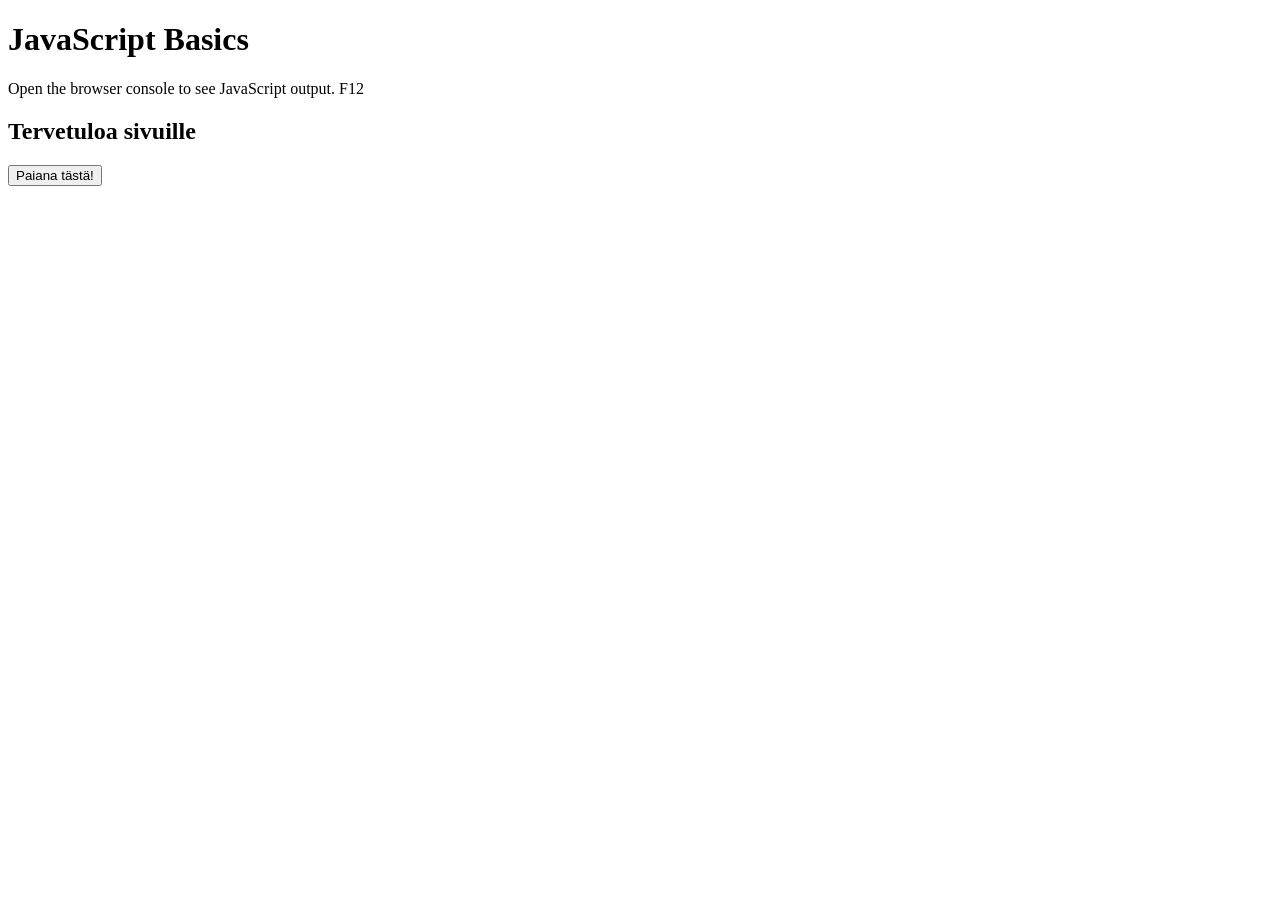
<file: Workshop 2/index.html>
<!DOCTYPE html>
<html lang="en">
<head>
    <meta charset="UTF-8">
    <meta name="viewport" content="width=device-width, initial-scale=1.0">
    <title>JavaScript Basics</title>
</head>

<body>

    <h1>JavaScript Basics</h1>
    <p>Open the browser console to see JavaScript output. F12</p>

    <!--Link to JavaScript file-->
    <script src="js/script.js"></script>

    <h2>Tervetuloa sivuille</h2>
    <button onclick="showMessage()">Paiana tästä!</button>

</body>
</html>
</file>
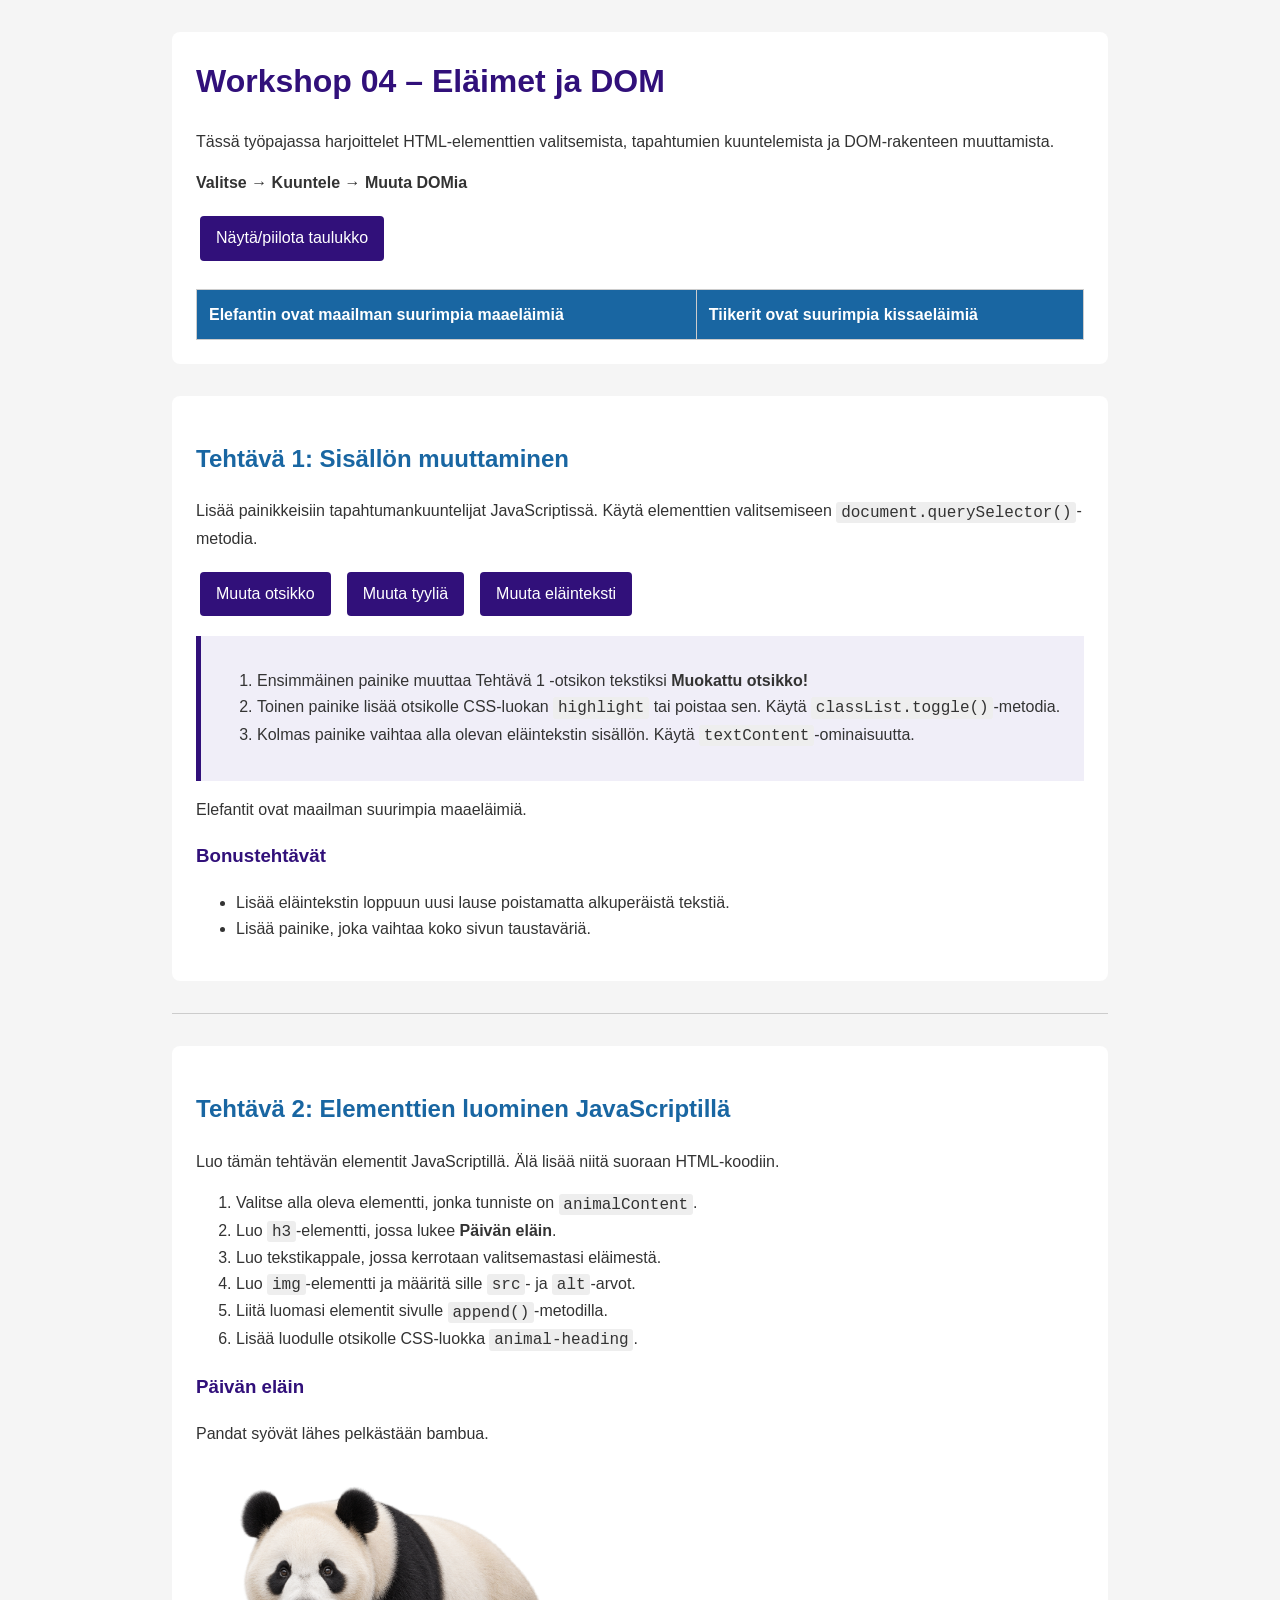
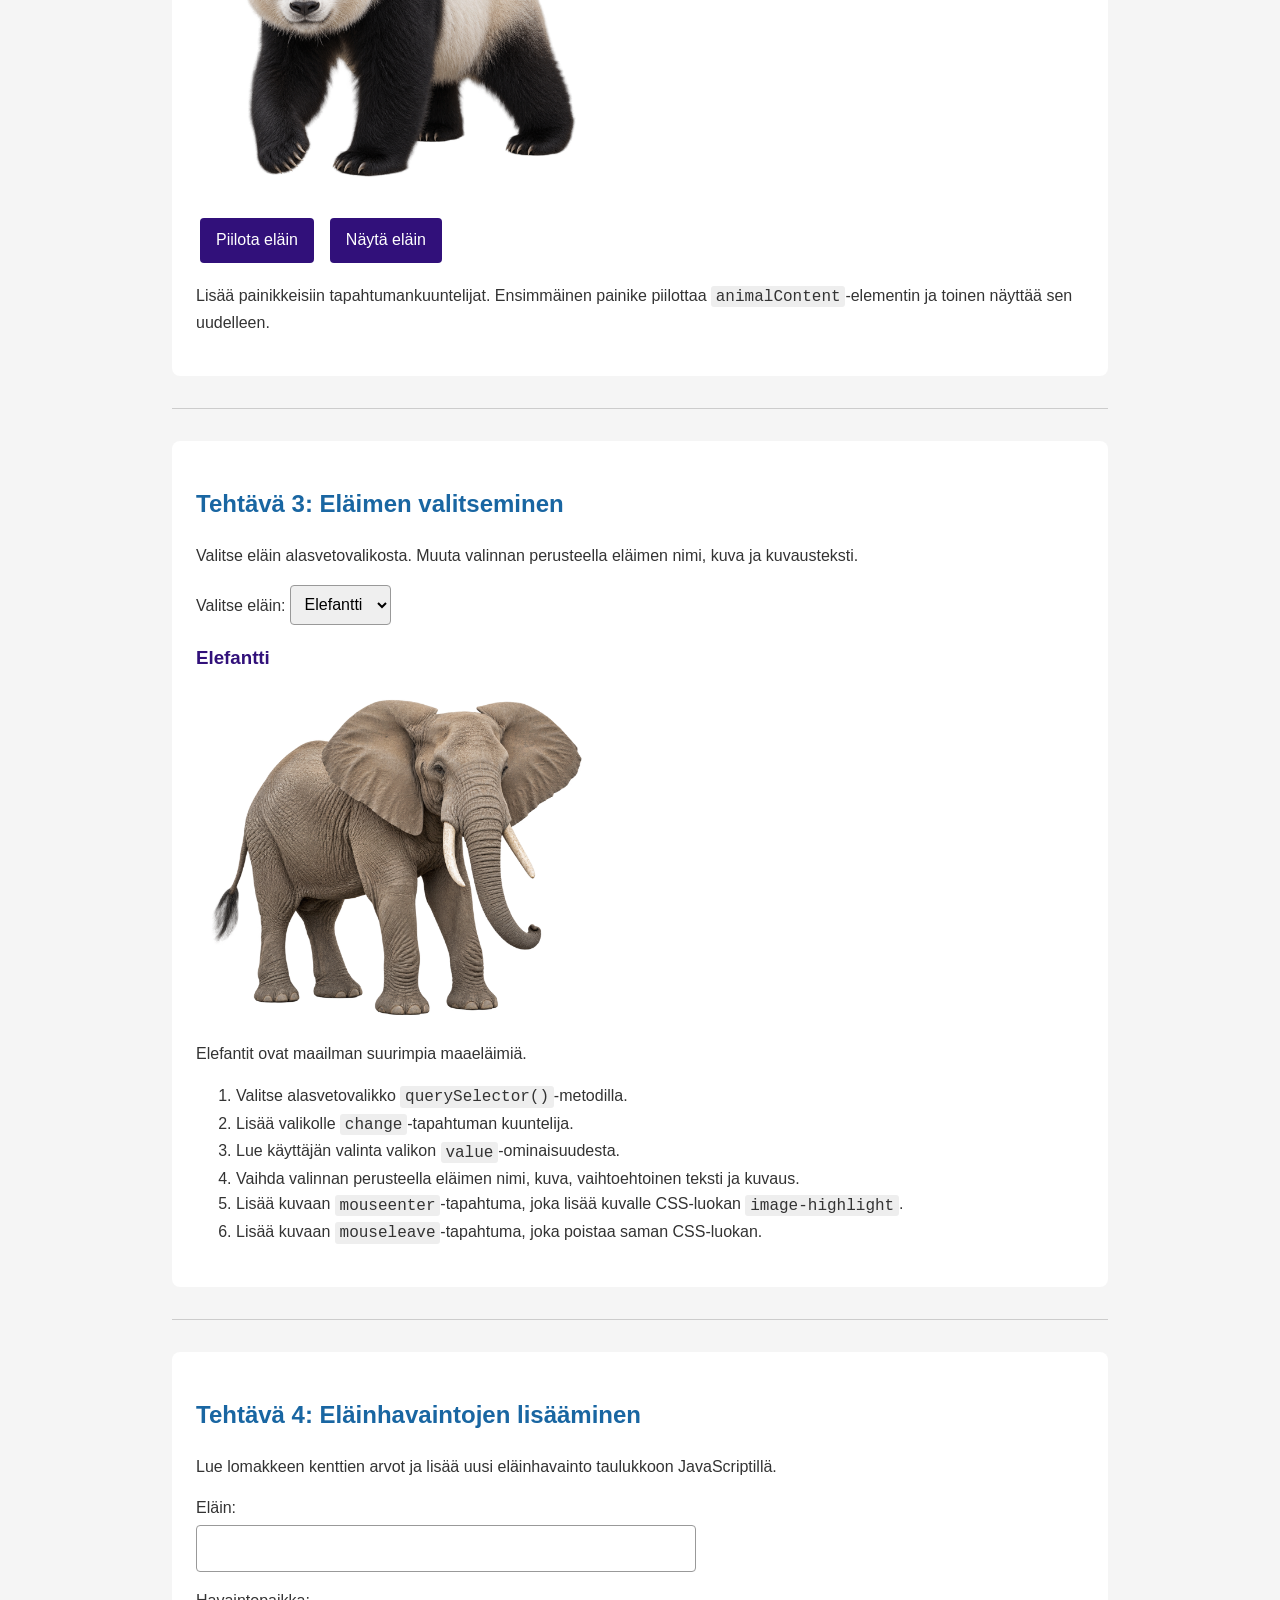
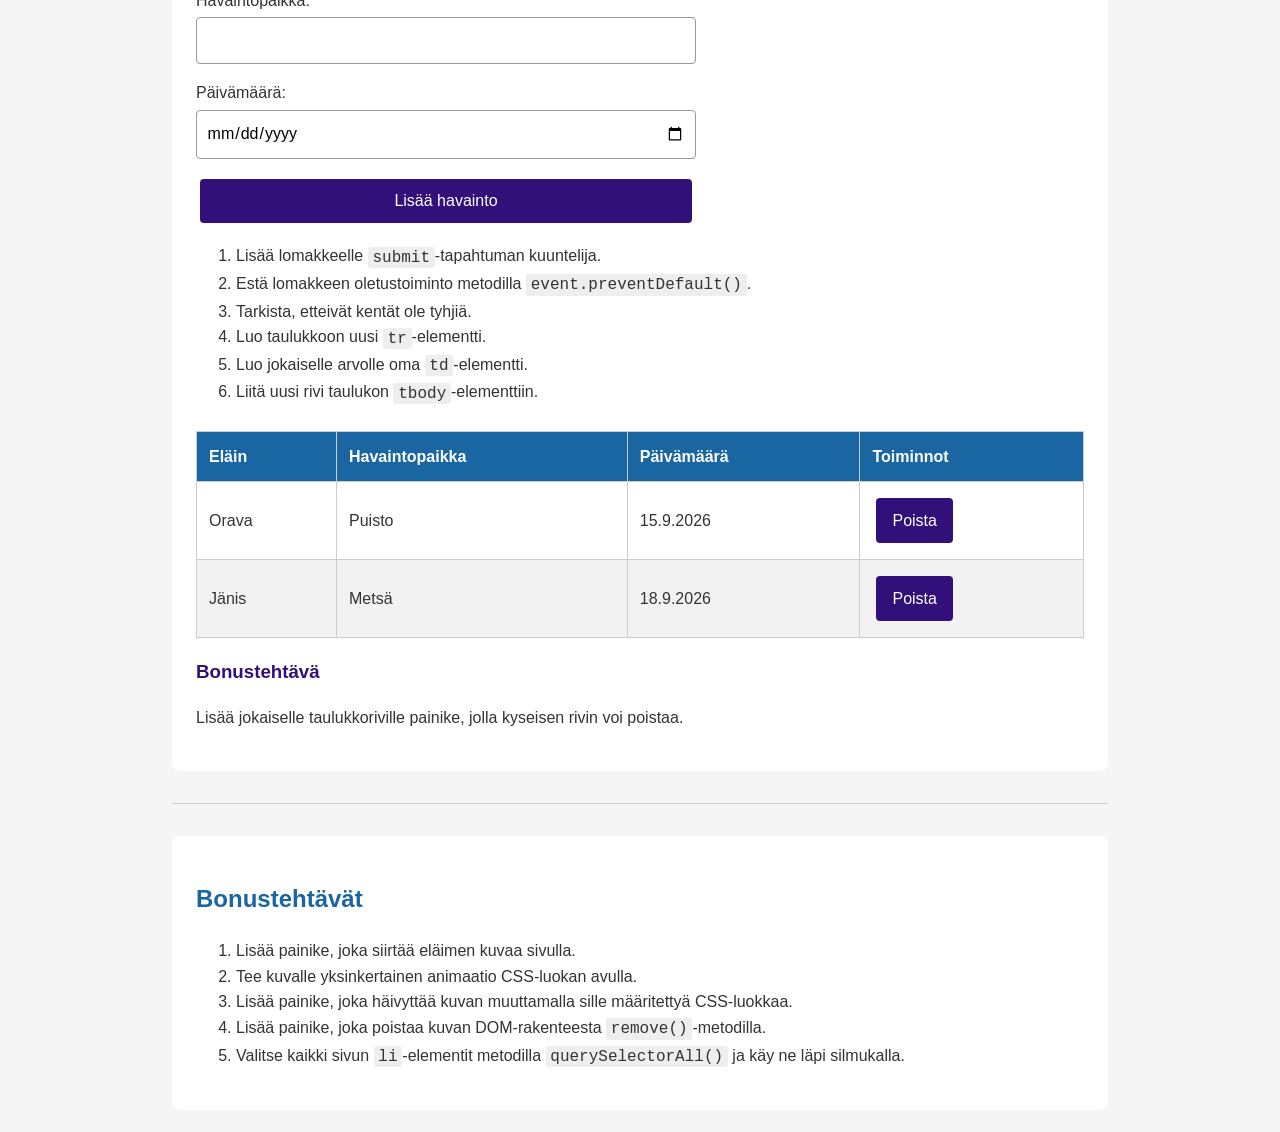
<file: Workshop_4/index.html>
<!DOCTYPE html>
<html lang="fi">

<head>
    <meta charset="UTF-8">
    <meta name="viewport" content="width=device-width, initial-scale=1.0">

    <title>Workshop 04 – DOM-skriptaus</title>

    <link rel="stylesheet" href="styles.css">
    <script src="js/script.js" defer></script>
</head>

<body>
    <header>
        <h1 id="mainHeading">Workshop 04 – Eläimet ja DOM</h1>

        <p>
            Tässä työpajassa harjoittelet HTML-elementtien valitsemista,
            tapahtumien kuuntelemista ja DOM-rakenteen muuttamista.
        </p>

        <p>
            <strong>Valitse → Kuuntele → Muuta DOMia</strong>
        </p>

        <p>
            <button id="animalButton">Näytä/piilota taulukko</button>
        </p>

        <table id="animalTable">
            <thead>
                <tr>
                    <th>Elefantin ovat maailman suurimpia maaeläimiä</th>
                    <th>Tiikerit ovat suurimpia kissaeläimiä</th>
                </tr>
            </thead>
        </table>    
    </header>

    <main>
        <!-- TEHTÄVÄ 1 -->
        <section>
            <h2 id="taskOneHeading">Tehtävä 1: Sisällön muuttaminen</h2>

            <p>
                Lisää painikkeisiin tapahtumankuuntelijat JavaScriptissä.
                Käytä elementtien valitsemiseen
                <code>document.querySelector()</code>-metodia.
            </p>

            <div class="buttons">
                <button id="changeHeadingButton">
                    Muuta otsikko
                </button>

                <button id="changeStyleButton">
                    Muuta tyyliä
                </button>

                <button id="changeTextButton">
                    Muuta eläinteksti
                </button>
            </div>

            <div class="instructions">
                <ol>
                    <li>
                        Ensimmäinen painike muuttaa Tehtävä 1 -otsikon tekstiksi
                        <strong>Muokattu otsikko!</strong>
                    </li>

                    <li>
                        Toinen painike lisää otsikolle CSS-luokan
                        <code>highlight</code> tai poistaa sen.
                        Käytä <code>classList.toggle()</code>-metodia.
                    </li>

                    <li>
                        Kolmas painike vaihtaa alla olevan eläintekstin sisällön.
                        Käytä <code>textContent</code>-ominaisuutta.
                    </li>
                </ol>
            </div>

            <p id="animalText">
                Elefantit ovat maailman suurimpia maaeläimiä.
            </p>

            <h3>Bonustehtävät</h3>

            <ul>
                <li>
                    Lisää eläintekstin loppuun uusi lause poistamatta
                    alkuperäistä tekstiä.
                </li>

                <li>
                    Lisää painike, joka vaihtaa koko sivun taustaväriä.
                </li>
            </ul>
        </section>

        <hr>

        <!-- TEHTÄVÄ 2 -->
        <section>
            <h2>Tehtävä 2: Elementtien luominen JavaScriptillä</h2>

            <p>
                Luo tämän tehtävän elementit JavaScriptillä. Älä lisää niitä
                suoraan HTML-koodiin.
            </p>

            <ol>
                <li>
                    Valitse alla oleva elementti, jonka tunniste on
                    <code>animalContent</code>.
                </li>

                <li>
                    Luo <code>h3</code>-elementti, jossa lukee
                    <strong>Päivän eläin</strong>.
                </li>

                <li>
                    Luo tekstikappale, jossa kerrotaan valitsemastasi eläimestä.
                </li>

                <li>
                    Luo <code>img</code>-elementti ja määritä sille
                    <code>src</code>- ja <code>alt</code>-arvot.
                </li>

                <li>
                    Liitä luomasi elementit sivulle
                    <code>append()</code>-metodilla.
                </li>

                <li>
                    Lisää luodulle otsikolle CSS-luokka
                    <code>animal-heading</code>.
                </li>
            </ol>

            <div id="animalContent"></div>

            <div class="buttons">
                <button id="hideAnimalButton">
                    Piilota eläin
                </button>

                <button id="showAnimalButton">
                    Näytä eläin
                </button>
            </div>

            <p>
                Lisää painikkeisiin tapahtumankuuntelijat. Ensimmäinen painike
                piilottaa <code>animalContent</code>-elementin ja toinen näyttää
                sen uudelleen.
            </p>
        </section>

        <hr>

        <!-- TEHTÄVÄ 3 -->
        <section>
            <h2>Tehtävä 3: Eläimen valitseminen</h2>

            <p>
                Valitse eläin alasvetovalikosta. Muuta valinnan perusteella
                eläimen nimi, kuva ja kuvausteksti.
            </p>

            <label for="animalSelect">Valitse eläin:</label>

            <select id="animalSelect">
                <option value="elephant">Elefantti</option>
                <option value="tiger">Tiikeri</option>
                <option value="penguin">Pingviini</option>
                <option value="panda">Panda</option>
            </select>

            <article id="selectedAnimal">
                <h3 id="animalName">Elefantti</h3>

                <img
                    id="animalImage"
                    src="images/elephant.png"
                    alt="Elefantti"
                >

                <p id="animalDescription">
                    Elefantit ovat maailman suurimpia maaeläimiä.
                </p>
            </article>

            <ol>
                <li>
                    Valitse alasvetovalikko
                    <code>querySelector()</code>-metodilla.
                </li>

                <li>
                    Lisää valikolle <code>change</code>-tapahtuman kuuntelija.
                </li>

                <li>
                    Lue käyttäjän valinta valikon
                    <code>value</code>-ominaisuudesta.
                </li>

                <li>
                    Vaihda valinnan perusteella eläimen nimi, kuva,
                    vaihtoehtoinen teksti ja kuvaus.
                </li>

                <li>
                    Lisää kuvaan <code>mouseenter</code>-tapahtuma, joka lisää
                    kuvalle CSS-luokan <code>image-highlight</code>.
                </li>

                <li>
                    Lisää kuvaan <code>mouseleave</code>-tapahtuma, joka poistaa
                    saman CSS-luokan.
                </li>
            </ol>
        </section>

        <hr>

        <!-- TEHTÄVÄ 4 -->
        <section>
            <h2>Tehtävä 4: Eläinhavaintojen lisääminen</h2>

            <p>
                Lue lomakkeen kenttien arvot ja lisää uusi eläinhavainto
                taulukkoon JavaScriptillä.
            </p>

            <form id="animalForm">
                <div>
                    <label for="observationAnimal">Eläin:</label>

                    <input
                        type="text"
                        id="observationAnimal"
                        name="observationAnimal"
                    >
                </div>

                <div>
                    <label for="observationLocation">Havaintopaikka:</label>

                    <input
                        type="text"
                        id="observationLocation"
                        name="observationLocation"
                    >
                </div>

                <div>
                    <label for="observationDate">Päivämäärä:</label>

                    <input
                        type="date"
                        id="observationDate"
                        name="observationDate"
                    >
                </div>

                <button type="submit">
                    Lisää havainto
                </button>
            </form>

            <ol>
                <li>
                    Lisää lomakkeelle <code>submit</code>-tapahtuman kuuntelija.
                </li>

                <li>
                    Estä lomakkeen oletustoiminto metodilla
                    <code>event.preventDefault()</code>.
                </li>

                <li>
                    Tarkista, etteivät kentät ole tyhjiä.
                </li>

                <li>
                    Luo taulukkoon uusi <code>tr</code>-elementti.
                </li>

                <li>
                    Luo jokaiselle arvolle oma <code>td</code>-elementti.
                </li>

                <li>
                    Liitä uusi rivi taulukon <code>tbody</code>-elementtiin.
                </li>
            </ol>

            <table id="observationTable">
                <thead>
                    <tr>
                        <th>Eläin</th>
                        <th>Havaintopaikka</th>
                        <th>Päivämäärä</th>
                        <th>Toiminnot</th>
                    </tr>
                </thead>

                <tbody id="observationTableBody">
                    <tr>
                        <td>Orava</td>
                        <td>Puisto</td>
                        <td>15.9.2026</td>
                    </tr>

                    <tr>
                        <td>Jänis</td>
                        <td>Metsä</td>
                        <td>18.9.2026</td>
                    </tr>
                </tbody>
            </table>

            <h3>Bonustehtävä</h3>

            <p>
                Lisää jokaiselle taulukkoriville painike, jolla kyseisen rivin
                voi poistaa.
            </p>
        </section>

        <hr>

        <!-- BONUSTEHTÄVÄT -->
        <section>
            <h2>Bonustehtävät</h2>

            <ol>
                <li>
                    Lisää painike, joka siirtää eläimen kuvaa sivulla.
                </li>

                <li>
                    Tee kuvalle yksinkertainen animaatio CSS-luokan avulla.
                </li>

                <li>
                    Lisää painike, joka häivyttää kuvan muuttamalla sille
                    määritettyä CSS-luokkaa.
                </li>

                <li>
                    Lisää painike, joka poistaa kuvan DOM-rakenteesta
                    <code>remove()</code>-metodilla.
                </li>

                <li>
                    Valitse kaikki sivun <code>li</code>-elementit metodilla
                    <code>querySelectorAll()</code> ja käy ne läpi silmukalla.
                </li>
            </ol>
        </section>
    </main>
</body>

</html>
</file>
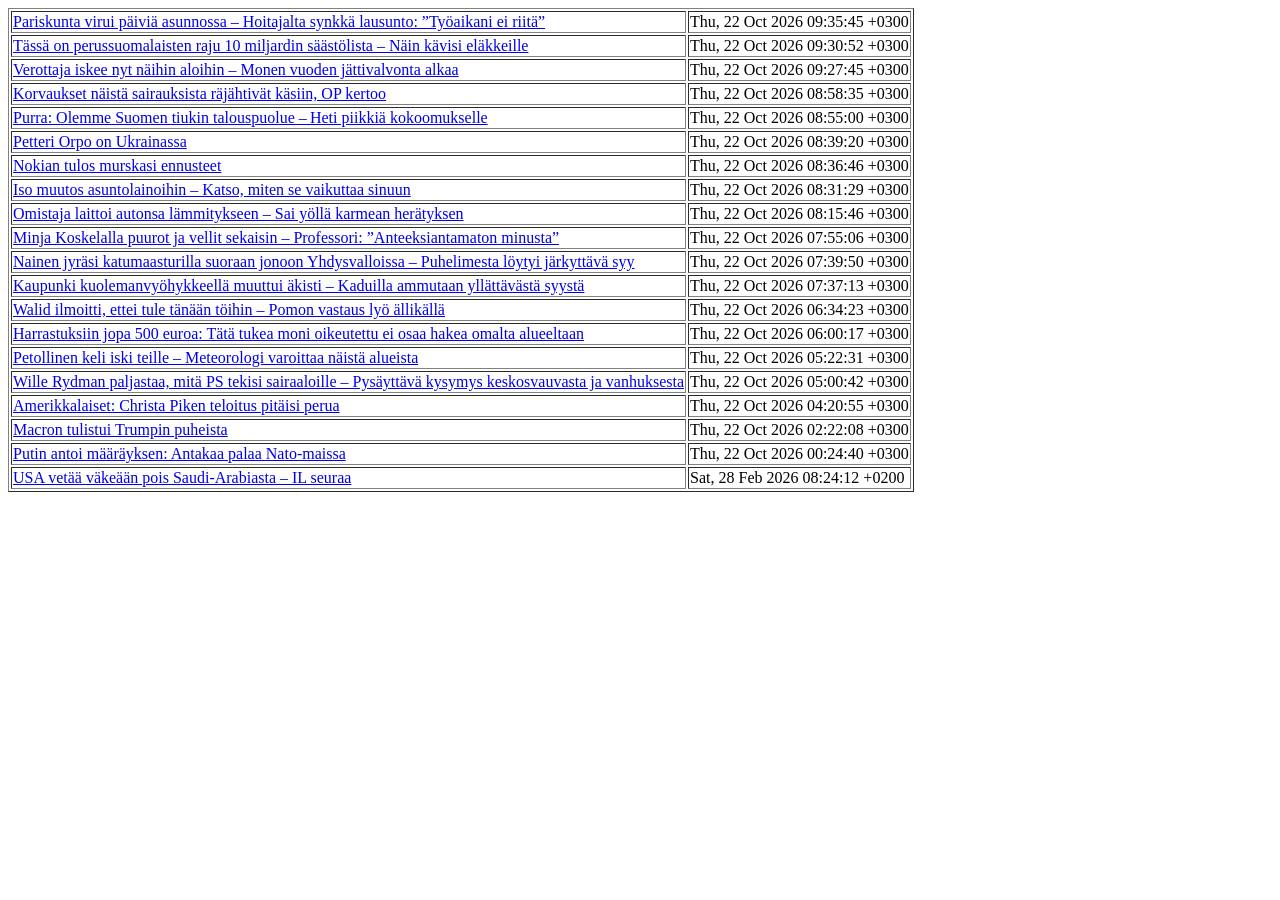
<file: WS07_AJAX/tuntiharjoitus/index.html>
<!DOCTYPE html>
<html lang="en">

<head>
    <meta charset="UTF-8">
    <title>Quotes</title>
</head>

<body>
    <h1>Quotes</h1>
    <div id="Quotes"></div>
    <div id="weatherdata">Haetaan säätietoja…</div>
    
    <div id="weatherdata">Haetaan säätietoja…</div>
    <script src="ajaxdemo-iltalehti.js"></script>

</body>



</html>
</file>
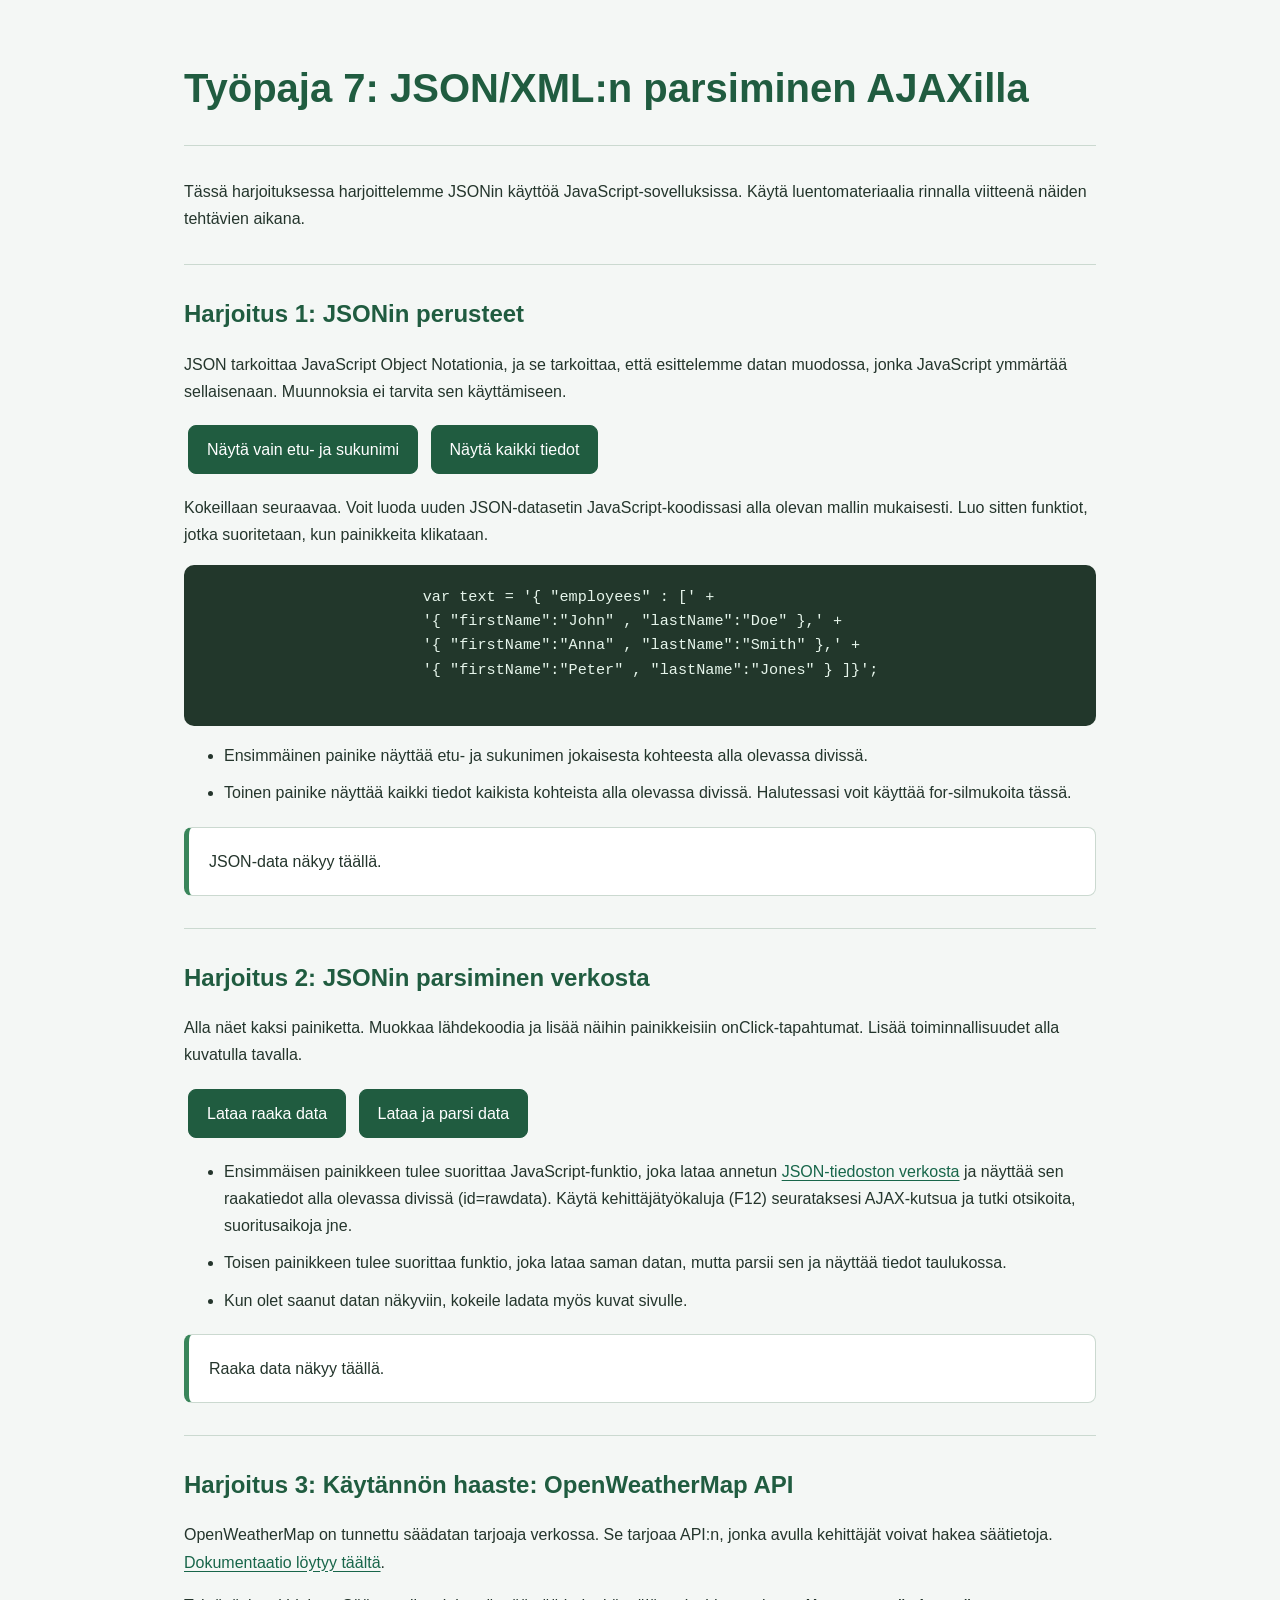
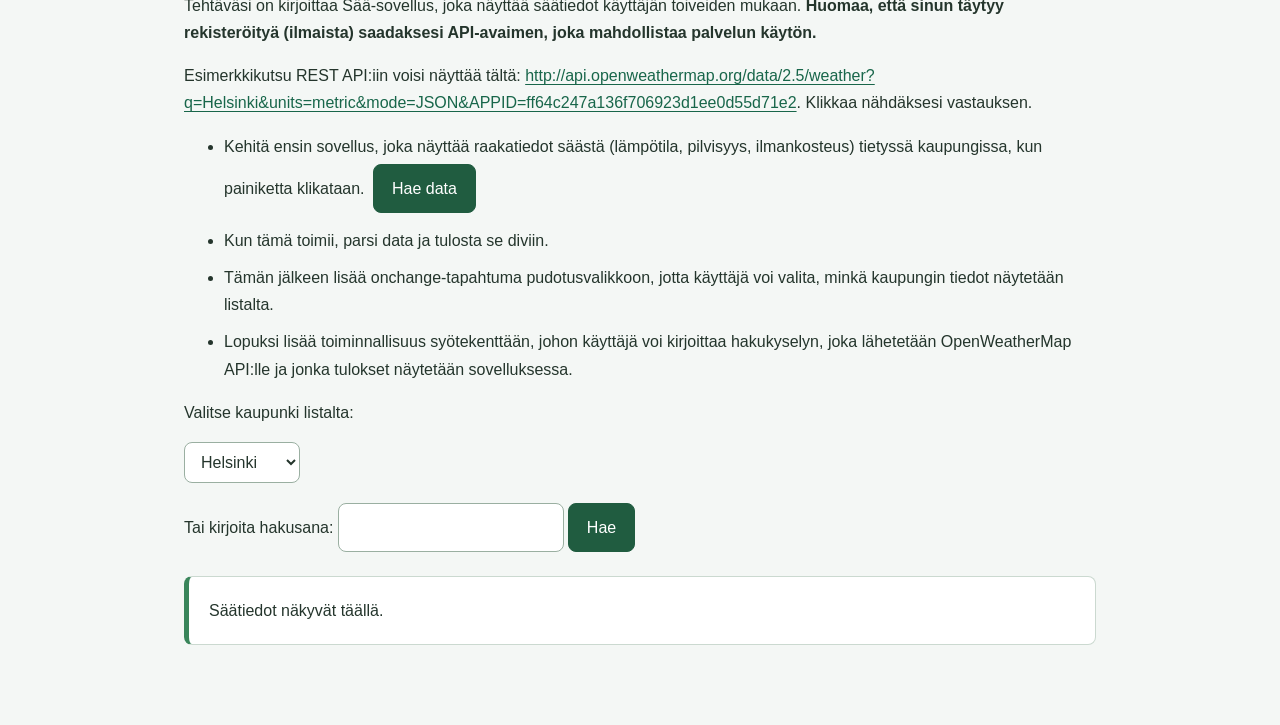
<file: WS07_AJAX/Workshop07.html>
<!DOCTYPE html>
<HTML lang="fi">

<head>
	<meta charset="utf-8">
	<title>Työpaja 7</title>
	<link rel="stylesheet" href="css/styles.css">
	<meta name="viewport" content="width=device-width, initial-scale=1">
</head>

<body class="ws8">
	<h1>Työpaja 7: JSON/XML:n parsiminen AJAXilla</h1>
	<hr />
	<p>Tässä harjoituksessa harjoittelemme JSONin käyttöä JavaScript-sovelluksissa. Käytä luentomateriaalia rinnalla
		viitteenä näiden tehtävien aikana.</p>

	<hr />
	<h2>Harjoitus 1: JSONin perusteet</h2>
	<p>JSON tarkoittaa JavaScript Object Notationia, ja se tarkoittaa, että esittelemme datan muodossa, jonka JavaScript
		ymmärtää sellaisenaan. Muunnoksia ei tarvita sen käyttämiseen.</p>
	<p>
		<button>Näytä vain etu- ja sukunimi</button>
		<button>Näytä kaikki tiedot</button>
	</p>
	<p>Kokeillaan seuraavaa. Voit luoda uuden JSON-datasetin JavaScript-koodissasi alla olevan mallin mukaisesti. Luo
		sitten funktiot, jotka suoritetaan, kun painikkeita klikataan.</p>

	<pre>
			var text = '{ "employees" : [' +
			'{ "firstName":"John" , "lastName":"Doe" },' +
			'{ "firstName":"Anna" , "lastName":"Smith" },' +
			'{ "firstName":"Peter" , "lastName":"Jones" } ]}';
		</pre>
	<ul>
		<li>Ensimmäinen painike näyttää etu- ja sukunimen jokaisesta kohteesta alla olevassa divissä.</li>
		<li>Toinen painike näyttää kaikki tiedot kaikista kohteista alla olevassa divissä. Halutessasi voit käyttää
			for-silmukoita tässä.</li>
	</ul>
	<div id="jsondata">JSON-data näkyy täällä.</div>
	<hr />
	<h2>Harjoitus 2: JSONin parsiminen verkosta</h2>
	<p>Alla näet kaksi painiketta. Muokkaa lähdekoodia ja lisää näihin painikkeisiin onClick-tapahtumat. Lisää
		toiminnallisuudet alla kuvatulla tavalla.</p>
	<p>
		<button>Lataa raaka data</button>
		<button>Lataa ja parsi data</button>
	</p>

	<ul>
		<li>Ensimmäisen painikkeen tulee suorittaa JavaScript-funktio, joka lataa annetun <a
				href="http://www.omdbapi.com/?s=star+wars&apikey=cbbc6750">JSON-tiedoston verkosta</a> ja näyttää sen
			raakatiedot alla olevassa divissä (id=rawdata). Käytä kehittäjätyökaluja (F12) seurataksesi AJAX-kutsua ja
			tutki otsikoita, suoritus­aikoja jne.</li>
		<li>Toisen painikkeen tulee suorittaa funktio, joka lataa saman datan, mutta parsii sen ja näyttää tiedot
			taulukossa.</li>
		<li>Kun olet saanut datan näkyviin, kokeile ladata myös kuvat sivulle.</li>
	</ul>
	<div id="rawdata">Raaka data näkyy täällä.</div>

	<hr />
	<h2>Harjoitus 3: Käytännön haaste: OpenWeatherMap API</h2>

	<p>OpenWeatherMap on tunnettu säädatan tarjoaja verkossa. Se tarjoaa API:n, jonka avulla kehittäjät voivat hakea
		säätietoja. <a href="https://openweathermap.org/api">Dokumentaatio löytyy täältä</a>.</p>
	<p>Tehtäväsi on kirjoittaa Sää-sovellus, joka näyttää säätiedot käyttäjän toiveiden mukaan. <b>Huomaa, että sinun
			täytyy rekisteröityä (ilmaista) saadaksesi API-avaimen, joka mahdollistaa palvelun käytön.</b></p>

	<p>Esimerkkikutsu REST API:iin voisi näyttää tältä: <a
			href="http://api.openweathermap.org/data/2.5/weather?q=Helsinki&units=metric&mode=JSON&APPID=ff64c247a136f706923d1ee0d55d71e2">http://api.openweathermap.org/data/2.5/weather?q=Helsinki&units=metric&mode=JSON&APPID=ff64c247a136f706923d1ee0d55d71e2</a>.
		Klikkaa nähdäksesi vastauksen.</p>
	<ul>
		<li>Kehitä ensin sovellus, joka näyttää raakatiedot säästä (lämpötila, pilvisyys, ilmankosteus) tietyssä
			kaupungissa, kun painiketta klikataan. <button>Hae data</button></li>
		<li>Kun tämä toimii, parsi data ja tulosta se diviin.</li>
		<li>Tämän jälkeen lisää onchange-tapahtuma pudotusvalikkoon, jotta käyttäjä voi valita, minkä kaupungin tiedot
			näytetään listalta.</li>
		<li>Lopuksi lisää toiminnallisuus syötekenttään, johon käyttäjä voi kirjoittaa hakukyselyn, joka lähetetään
			OpenWeatherMap API:lle ja jonka tulokset näytetään sovelluksessa.</li>
	</ul>
	<p>Valitse kaupunki listalta:</p>
	<select name="mySelect" id="city" onchange="">
		<option value="Helsinki">Helsinki</option>
		<option value="Stockholm">Tukholma</option>
		<option value="Rome">Rooma</option>
		<option value="New York">New York</option>
	</select>
	<p>Tai kirjoita hakusana: <input id="citysearch" /><button id="search">Hae</button></p>
	<div id="weatherdata">Säätiedot näkyvät täällä.</div>

</body>

</html>
</file>
<file: Workshop_4/styles.css>
* {
    box-sizing: border-box;
}

body {
    max-width: 1000px;
    margin: 0 auto;
    padding: 2rem;

    font-family: "Trebuchet MS", Helvetica, sans-serif;
    line-height: 1.6;
    color: #333333;
    background-color: #f5f5f5;
}

header,
section {
    margin-bottom: 2rem;
    padding: 1.5rem;

    background-color: white;
    border-radius: 8px;
}

h1 {
    margin-top: 0;
    color: #31107a;
}

h2 {
    color: #1966a2;
}

h3 {
    color: #31107a;
}

hr {
    margin: 2rem 0;
    border: 0;
    border-top: 1px solid #cccccc;
}

button {
    margin: 0.25rem;
    padding: 0.6rem 1rem;

    font: inherit;
    color: white;
    background-color: #31107a;

    border: 0;
    border-radius: 4px;
    cursor: pointer;
}

button:hover {
    background-color: #5631a5;
}

button:focus-visible,
input:focus-visible,
select:focus-visible {
    outline: 3px solid #28a78e;
    outline-offset: 2px;
}

.buttons {
    display: flex;
    flex-wrap: wrap;
    gap: 0.5rem;
    margin: 1rem 0;
}

.instructions {
    padding: 1rem;
    background-color: #f0eef8;
    border-left: 5px solid #31107a;
}

code {
    padding: 0.1rem 0.3rem;
    font-family: Consolas, monospace;
    background-color: #eeeeee;
    border-radius: 3px;
}

.highlight {
    padding: 1rem;
    color: white;
    background-color: #d5f908;
}

.animal-heading {
    color: #31107a;
    font-family: Arial, sans-serif;
}

.image-highlight {
    border: 6px solid #31107a;
    outline: 3px solid orange;
}

#animalImage,
#animalContent img {
    display: block;
    width: 400px;
    max-width: 100%;
    height: auto;
    margin: 1rem 0;
}

form {
    display: grid;
    gap: 1rem;
    max-width: 500px;
    margin: 1rem 0;
}

form div {
    display: grid;
    gap: 0.25rem;
}

input,
select {
    padding: 0.6rem;
    font: inherit;
    border: 1px solid #999999;
    border-radius: 4px;
}

table {
    width: 100%;
    margin-top: 1.5rem;
    border-collapse: collapse;
}

th,
td {
    padding: 0.75rem;
    text-align: left;
    border: 1px solid #cccccc;
}

th {
    color: white;
    background-color: #1966a2;
}

tbody tr:nth-child(even) {
    background-color: #f2f2f2;
}

@media (max-width: 600px) {
    body {
        padding: 1rem;
    }

    header,
    section {
        padding: 1rem;
    }

    .buttons {
        flex-direction: column;
    }

    button {
        width: 100%;
    }
}
</file>
<file: WS07_AJAX/css/styles.css>
/* Työpaja 7 – JSON ja AJAX */

* {
  box-sizing: border-box;
}

body.ws8 {
  max-width: 960px;
  margin: 0 auto;
  padding: 36px 24px 60px;
  background-color: #f4f7f5;
  color: #24352c;
  font-family: Arial, Helvetica, sans-serif;
  font-size: 16px;
  line-height: 1.7;
}

.ws8 h1 {
  color: #205c40;
  font-size: clamp(1.8rem, 4vw, 2.5rem);
  line-height: 1.25;
}

.ws8 h2 {
  margin-top: 32px;
  color: #205c40;
  line-height: 1.4;
}

.ws8 hr {
  margin: 32px 0;
  border: 0;
  border-top: 1px solid #cbd9d0;
}

.ws8 a {
  color: #18664a;
  overflow-wrap: anywhere;
  text-underline-offset: 3px;
}

.ws8 li {
  margin-bottom: 10px;
}

.ws8 button,
.ws8 input,
.ws8 select {
  font: inherit;
}

.ws8 button {
  margin: 4px;
  padding: 10px 18px;
  border: 1px solid #205c40;
  border-radius: 8px;
  background-color: #205c40;
  color: white;
  cursor: pointer;
}

.ws8 button:hover {
  background-color: #16452f;
}

.ws8 input,
.ws8 select {
  max-width: 100%;
  padding: 10px 12px;
  border: 1px solid #9aafa1;
  border-radius: 8px;
  background-color: white;
  color: #24352c;
}

.ws8 :is(button, input, select, a):focus-visible {
  outline: 3px solid #b46b00;
  outline-offset: 3px;
}

.ws8 pre {
  padding: 20px;
  overflow-x: auto;
  border-radius: 10px;
  background-color: #22372b;
  color: #e6f5eb;
  font-size: 0.95rem;
  line-height: 1.6;
}

.ws8 #jsondata,
.ws8 #rawdata,
.ws8 #weatherdata {
  margin: 20px 0;
  padding: 20px;
  overflow-wrap: anywhere;
  overflow-x: auto;
  border: 1px solid #cbd9d0;
  border-left: 5px solid #39855a;
  border-radius: 8px;
  background-color: white;
}

.ws8 table {
  width: 100%;
  border-collapse: collapse;
}

.ws8 th,
.ws8 td {
  padding: 12px;
  border: 1px solid #cbd9d0;
  text-align: left;
  vertical-align: top;
}

.ws8 th {
  background-color: #e4eee7;
}

.ws8 img {
  max-width: 100%;
  height: auto;
}
</file>
